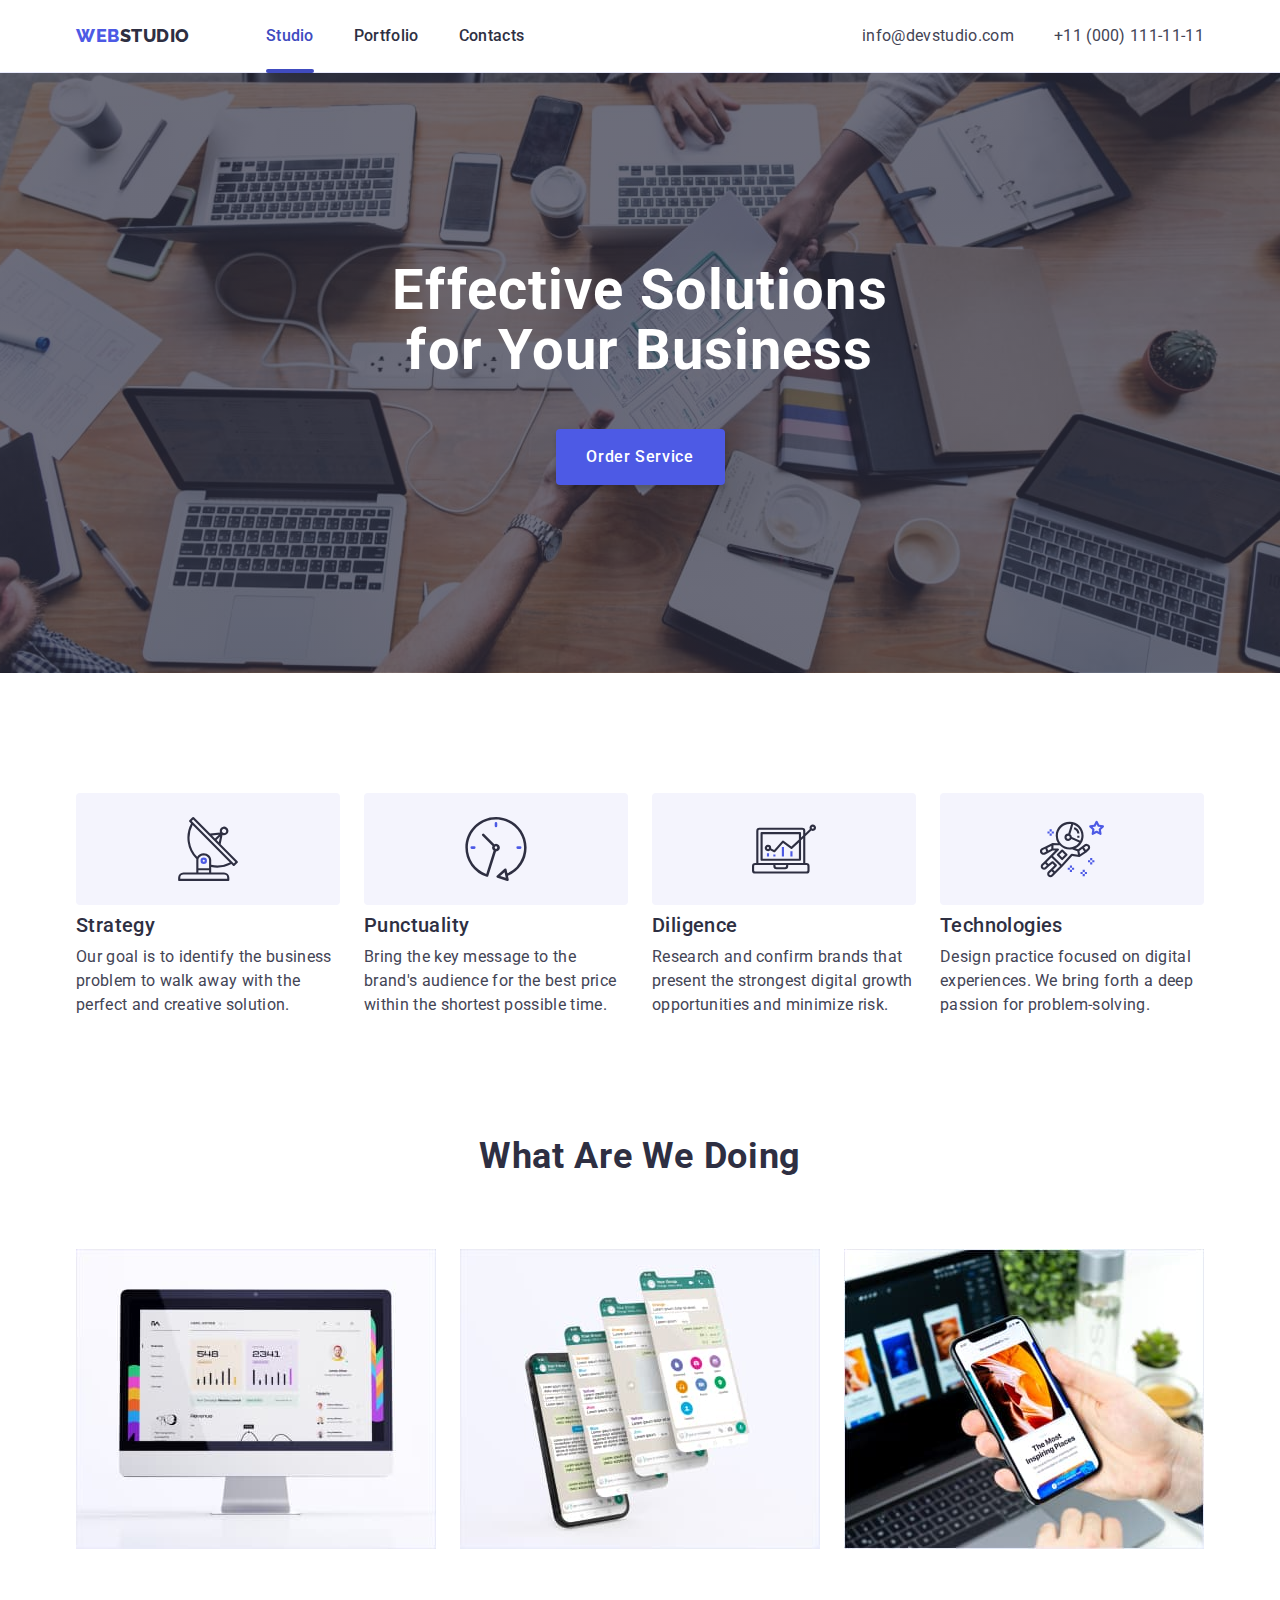
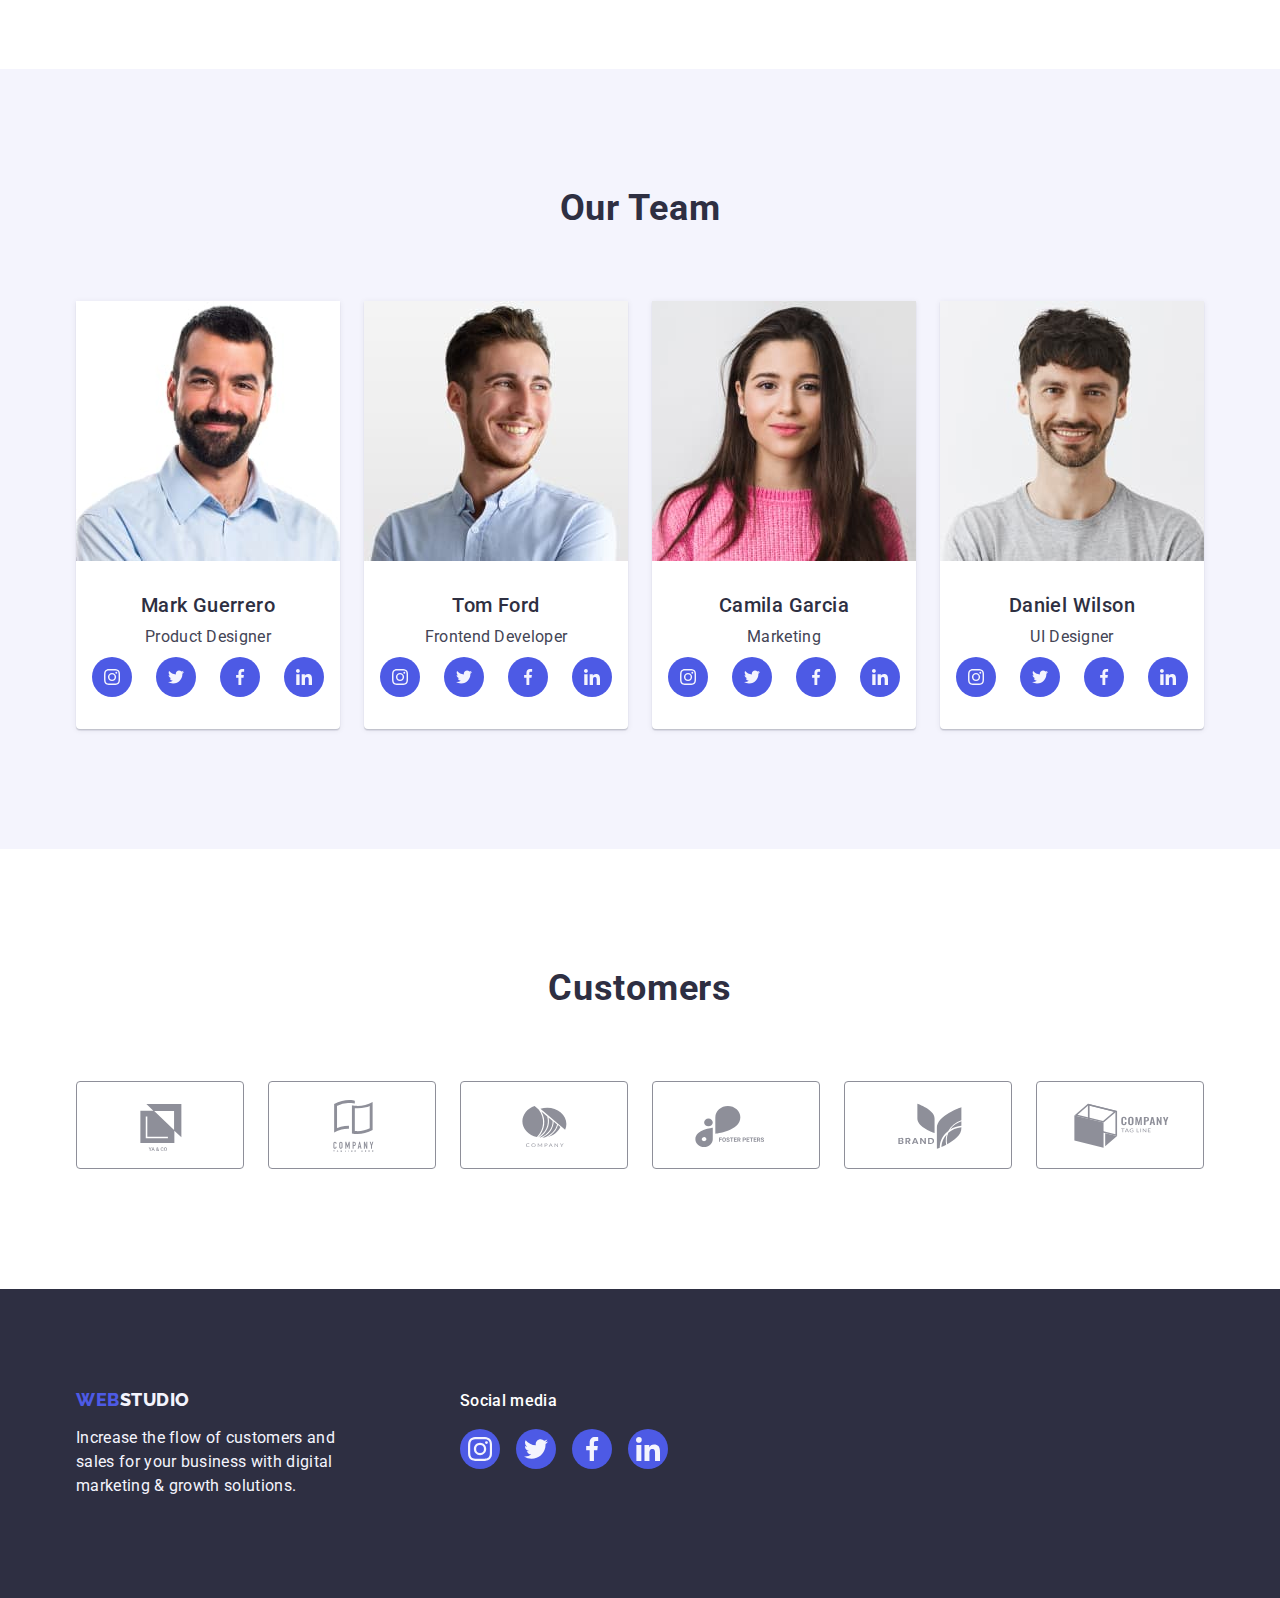
<file: index.html>
<!DOCTYPE html>
<html lang="en">
  <head>
    <meta charset="UTF-8" />
    <meta http-equiv="X-UA-Compatible" content="IE=edge" />
    <meta name="viewport" content="width=device-width, initial-scale=1.0" />
    <title>WebStudio</title>
    <link rel="preconnect" href="https://fonts.googleapis.com" />
    <link rel="preconnect" href="https://fonts.gstatic.com" crossorigin />
    <link
      href="https://fonts.googleapis.com/css2?family=Raleway:wght@800&family=Roboto:wght@400;500;700;900&display=swap"
      rel="stylesheet"
    />
    <link
      rel="stylesheet"
      href="https://cdn.jsdelivr.net/npm/modern-normalize@2.0.0/modern-normalize.min.css"
    />
    <link rel="stylesheet" href="./css/styles.css" />
  </head>
  <body>
    <!-- Header -->
    <header class="header-menu">
      <div class="container header-container">
        <!-- Navigation -->
        <nav class="menu">
          <a href="./index.html" class="logo header-logo link">
            Web<span class="logo-top">Studio</span></a
          >
          <ul class="menu-list list">
            <li class="menu-item">
              <a href="./index.html" class="menu-link link current">Studio</a>
            </li>
            <li class="menu-item">
              <a href="./portfolio.html" class="menu-link link">Portfolio</a>
            </li>
            <li class="menu-item">
              <a href="" class="menu-link link">Contacts</a>
            </li>
          </ul>
        </nav>
        <!-- Header contacts -->
        <address class="contacts">
          <ul class="contacts-list list">
            <li class="contacts-item">
              <a href="mailto:info@devstudio.com" class="contact-link link"
                >info@devstudio.com</a
              >
            </li>
            <li class="contacts-item">
              <a href="tel:+110001111111" class="contact-link link"
                >+11 (000) 111-11-11</a
              >
            </li>
          </ul>
        </address>
      </div>
    </header>
    <!-- Main content -->
    <main>
      <!-- Hero -->
      <section class="hero">
        <div class="container">
          <h1 class="hero-title">Effective Solutions for Your Business</h1>
          <button type="button" class="button primary" data-modal-open>
            Order Service
          </button>
        </div>
      </section>
      <!-- Features section -->
      <section class="features-container section">
        <div class="container">
          <h2 class="visually-hidden">Features</h2>
          <ul class="content-list list">
            <li class="content-item features-item">
              <div class="features-wraper">
                <svg class="features-icon" width="64" height="64">
                  <use href="./images/icons.svg#icon-antenna"></use>
                </svg>
              </div>
              <h3 class="item-title">Strategy</h3>
              <p class="description description-dark">
                Our goal is to identify the business problem to walk away with
                the perfect and creative solution.
              </p>
            </li>
            <li class="content-item features-item">
              <div class="features-wraper">
                <svg class="features-icon" width="64" height="64">
                  <use href="./images/icons.svg#icon-clock"></use>
                </svg>
              </div>
              <h3 class="item-title">Punctuality</h3>
              <p class="description description-dark">
                Bring the key message to the brand's audience for the best price
                within the shortest possible time.
              </p>
            </li>
            <li class="content-item features-item">
              <div class="features-wraper">
                <svg class="features-icon" width="64" height="64">
                  <use href="./images/icons.svg#icon-diagram"></use>
                </svg>
              </div>
              <h3 class="item-title">Diligence</h3>
              <p class="description description-dark">
                Research and confirm brands that present the strongest digital
                growth opportunities and minimize risk.
              </p>
            </li>
            <li class="content-item features-item">
              <div class="features-wraper">
                <svg class="features-icon" width="64" height="64">
                  <use href="./images/icons.svg#icon-astronaut"></use>
                </svg>
              </div>
              <h3 class="item-title">Technologies</h3>
              <p class="description description-dark">
                Design practice focused on digital experiences. We bring forth a
                deep passion for problem-solving.
              </p>
            </li>
          </ul>
        </div>
      </section>
      <!-- What are we doing section -->
      <section class="product-content section">
        <div class="container">
          <h2 class="content-title">What are we doing</h2>
          <ul class="content-list list">
            <li class="item-picture">
              <img
                src="./images/feature-1.jpg"
                alt="content on pc monitor"
                width="360"
                height="300"
              />
            </li>
            <li class="item-picture">
              <img
                src="./images/feature-2.jpg"
                alt="content on cellphone"
                width="360"
                height="300"
              />
            </li>
            <li class="item-picture">
              <img
                src="./images/feature-3.jpg"
                alt="content on cellphone and notebook"
                width="360"
                height="300"
              />
            </li>
          </ul>
        </div>
      </section>
      <!-- Our Team section -->
      <section class="team-content section">
        <div class="container">
          <h2 class="content-title">Our Team</h2>
          <ul class="content-list list">
            <li class="content-item emloyees-card">
              <img
                src="./images/teammember-1.jpg"
                alt="Mark Guerrero`s photo"
                width="264"
                height="260"
              />
              <div class="employees-wrapper">
                <h3 class="item-title">Mark Guerrero</h3>
                <p class="description description-dark">Product Designer</p>
                <ul class="employees-soc-list list">
                  <li class="employees-soc-item">
                    <a
                      href=""
                      target="_blank"
                      rel="noreferrer noopener"
                      class="employees-soc-link"
                    >
                      <svg class="employees-soc-icon" width="16" height="16">
                        <use href="./images/icons.svg#icon-instagram"></use>
                      </svg>
                    </a>
                  </li>
                  <li class="employees-soc-item">
                    <a
                      href=""
                      target="_blank"
                      rel="noreferrer noopener"
                      class="employees-soc-link"
                    >
                      <svg class="employees-soc-icon" width="16" height="16">
                        <use href="./images/icons.svg#icon-twitter"></use>
                      </svg>
                    </a>
                  </li>
                  <li class="employees-soc-item">
                    <a
                      href=""
                      target="_blank"
                      rel="noreferrer noopener"
                      class="employees-soc-link"
                    >
                      <svg class="employees-soc-icon" width="16" height="16">
                        <use href="./images/icons.svg#icon-facebook"></use>
                      </svg>
                    </a>
                  </li>
                  <li class="employees-soc-item">
                    <a
                      href=""
                      target="_blank"
                      rel="noreferrer noopener"
                      class="employees-soc-link"
                    >
                      <svg class="employees-soc-icon" width="16" height="16">
                        <use href="./images/icons.svg#icon-linkedin"></use>
                      </svg>
                    </a>
                  </li>
                </ul>
              </div>
            </li>
            <li class="content-item emloyees-card">
              <img
                src="./images/teammember-2.jpg"
                alt="Tom Ford`s photo"
                width="264"
                height="260"
              />
              <div class="employees-wrapper">
                <h3 class="item-title">Tom Ford</h3>
                <p class="description description-dark">Frontend Developer</p>
                <ul class="employees-soc-list list">
                  <li class="employees-soc-item">
                    <a
                      href=""
                      target="_blank"
                      rel="noreferrer noopener"
                      class="employees-soc-link"
                    >
                      <svg class="employees-soc-icon" width="16" height="16">
                        <use href="./images/icons.svg#icon-instagram"></use>
                      </svg>
                    </a>
                  </li>
                  <li class="employees-soc-item">
                    <a
                      href=""
                      target="_blank"
                      rel="noreferrer noopener"
                      class="employees-soc-link"
                    >
                      <svg class="employees-soc-icon" width="16" height="16">
                        <use href="./images/icons.svg#icon-twitter"></use>
                      </svg>
                    </a>
                  </li>
                  <li class="employees-soc-item">
                    <a
                      href=""
                      target="_blank"
                      rel="noreferrer noopener"
                      class="employees-soc-link"
                    >
                      <svg class="employees-soc-icon" width="16" height="16">
                        <use href="./images/icons.svg#icon-facebook"></use>
                      </svg>
                    </a>
                  </li>
                  <li class="employees-soc-item">
                    <a
                      href=""
                      target="_blank"
                      rel="noreferrer noopener"
                      class="employees-soc-link"
                    >
                      <svg class="employees-soc-icon" width="16" height="16">
                        <use href="./images/icons.svg#icon-linkedin"></use>
                      </svg>
                    </a>
                  </li>
                </ul>
              </div>
            </li>
            <li class="content-item emloyees-card">
              <img
                src="./images/teammember-3.jpg"
                alt="Camila Garcia`s photo"
                width="264"
                height="260"
              />
              <div class="employees-wrapper">
                <h3 class="item-title">Camila Garcia</h3>
                <p class="description description-dark">Marketing</p>
                <ul class="employees-soc-list list">
                  <li class="employees-soc-item">
                    <a
                      href=""
                      target="_blank"
                      rel="noreferrer noopener"
                      class="employees-soc-link"
                    >
                      <svg class="employees-soc-icon" width="16" height="16">
                        <use href="./images/icons.svg#icon-instagram"></use>
                      </svg>
                    </a>
                  </li>
                  <li class="employees-soc-item">
                    <a
                      href=""
                      target="_blank"
                      rel="noreferrer noopener"
                      class="employees-soc-link"
                    >
                      <svg class="employees-soc-icon" width="16" height="16">
                        <use href="./images/icons.svg#icon-twitter"></use>
                      </svg>
                    </a>
                  </li>
                  <li class="employees-soc-item">
                    <a
                      href=""
                      target="_blank"
                      rel="noreferrer noopener"
                      class="employees-soc-link"
                    >
                      <svg class="employees-soc-icon" width="16" height="16">
                        <use href="./images/icons.svg#icon-facebook"></use>
                      </svg>
                    </a>
                  </li>
                  <li class="employees-soc-item">
                    <a
                      href=""
                      target="_blank"
                      rel="noreferrer noopener"
                      class="employees-soc-link"
                    >
                      <svg class="employees-soc-icon" width="16" height="16">
                        <use href="./images/icons.svg#icon-linkedin"></use>
                      </svg>
                    </a>
                  </li>
                </ul>
              </div>
            </li>
            <li class="content-item emloyees-card">
              <img
                src="./images/teammember-4.jpg"
                alt="Daniel Wilson`s photo"
                width="264"
                height="260"
              />
              <div class="employees-wrapper">
                <h3 class="item-title">Daniel Wilson</h3>
                <p class="description description-dark">UI Designer</p>
                <ul class="employees-soc-list list">
                  <li class="employees-soc-item">
                    <a
                      href=""
                      target="_blank"
                      rel="noreferrer noopener"
                      class="employees-soc-link"
                    >
                      <svg class="employees-soc-icon" width="16" height="16">
                        <use href="./images/icons.svg#icon-instagram"></use>
                      </svg>
                    </a>
                  </li>
                  <li class="employees-soc-item">
                    <a
                      href=""
                      target="_blank"
                      rel="noreferrer noopener"
                      class="employees-soc-link"
                    >
                      <svg class="employees-soc-icon" width="16" height="16">
                        <use href="./images/icons.svg#icon-twitter"></use>
                      </svg>
                    </a>
                  </li>
                  <li class="employees-soc-item">
                    <a
                      href=""
                      target="_blank"
                      rel="noreferrer noopener"
                      class="employees-soc-link"
                    >
                      <svg class="employees-soc-icon" width="16" height="16">
                        <use href="./images/icons.svg#icon-facebook"></use>
                      </svg>
                    </a>
                  </li>
                  <li class="employees-soc-item">
                    <a
                      href=""
                      target="_blank"
                      rel="noreferrer noopener"
                      class="employees-soc-link"
                    >
                      <svg class="employees-soc-icon" width="16" height="16">
                        <use href="./images/icons.svg#icon-linkedin"></use>
                      </svg>
                    </a>
                  </li>
                </ul>
              </div>
            </li>
          </ul>
        </div>
      </section>
      <section class="customers-section section">
        <div class="container customers-section-list">
          <h2 class="content-title">Customers</h2>
          <ul class="customers-list list">
            <li class="customers-item">
              <a
                href=""
                target="_blank"
                rel="noreferrer noopener"
                class="customers-link"
              >
                <svg class="customers-icon" width="104" height="56">
                  <use href="./images/icons.svg#icon-logo-1"></use>
                </svg>
              </a>
            </li>
            <li class="customers-item">
              <a
                href=""
                target="_blank"
                rel="noreferrer noopener"
                class="customers-link"
              >
                <svg class="customers-icon" width="104" height="56">
                  <use href="./images/icons.svg#icon-logo-2"></use>
                </svg>
              </a>
            </li>
            <li class="customers-item">
              <a
                href=""
                target="_blank"
                rel="noreferrer noopener"
                class="customers-link"
              >
                <svg class="customers-icon" width="104" height="56">
                  <use href="./images/icons.svg#icon-logo-3"></use>
                </svg>
              </a>
            </li>
            <li class="customers-item">
              <a
                href=""
                target="_blank"
                rel="noreferrer noopener"
                class="customers-link"
              >
                <svg class="customers-icon" width="104" height="56">
                  <use href="./images/icons.svg#icon-logo-4"></use>
                </svg>
              </a>
            </li>
            <li class="customers-item">
              <a
                href=""
                target="_blank"
                rel="noreferrer noopener"
                class="customers-link"
              >
                <svg class="customers-icon" width="104" height="56">
                  <use href="./images/icons.svg#icon-logo-5"></use>
                </svg>
              </a>
            </li>
            <li class="customers-item">
              <a
                href=""
                target="_blank"
                rel="noreferrer noopener"
                class="customers-link"
              >
                <svg class="customers-icon" width="104" height="56">
                  <use href="./images/icons.svg#icon-logo-6"></use>
                </svg>
              </a>
            </li>
          </ul>
        </div>
      </section>
    </main>
    <footer class="footer">
      <div class="container footer-content">
        <div class="footer-logo-content">
          <a href="./index.html" class="logo footer-logo link">
            Web<span class="logo-bottom">Studio</span></a
          >
          <p class="description footer-description description-light">
            Increase the flow of customers and sales for your business with
            digital marketing & growth solutions.
          </p>
        </div>
        <div class="footer-soc-media">
          <p class="footer-soc-description description-light">Social media</p>
          <ul class="footer-soc-list list">
            <li class="footer-soc-item">
              <a
                href=""
                target="_blank"
                rel="noreferrer noopener"
                class="footer-soc-link"
              >
                <svg class="footer-soc-icon" width="24" height="24">
                  <use href="./images/icons.svg#icon-instagram"></use>
                </svg>
              </a>
            </li>
            <li class="footer-soc-item">
              <a
                href=""
                target="_blank"
                rel="noreferrer noopener"
                class="footer-soc-link"
              >
                <svg class="footer-soc-icon" width="24" height="24">
                  <use href="./images/icons.svg#icon-twitter"></use>
                </svg>
              </a>
            </li>
            <li class="footer-soc-item">
              <a
                href=""
                target="_blank"
                rel="noreferrer noopener"
                class="footer-soc-link"
              >
                <svg class="footer-soc-icon" width="24" height="24">
                  <use href="./images/icons.svg#icon-facebook"></use>
                </svg>
              </a>
            </li>
            <li class="footer-soc-item">
              <a
                href=""
                target="_blank"
                rel="noreferrer noopener"
                class="footer-soc-link"
              >
                <svg class="footer-soc-icon" width="24" height="24">
                  <use href="./images/icons.svg#icon-linkedin"></use>
                </svg>
              </a>
            </li>
          </ul>
        </div>
      </div>
    </footer>
    <div class="backdrop is-hidden" data-modal>
      <div class="modal">
        <button type="button" class="modal-close-button" data-modal-close>
          <svg class="modal-close-btn-icon" width="8" height="8">
            <use href="./images/icons.svg#icon-close-modal"></use>
          </svg>
        </button>
      </div>
    </div>
    <script src="./js/modal.js"></script>
  </body>
</html>
</file>
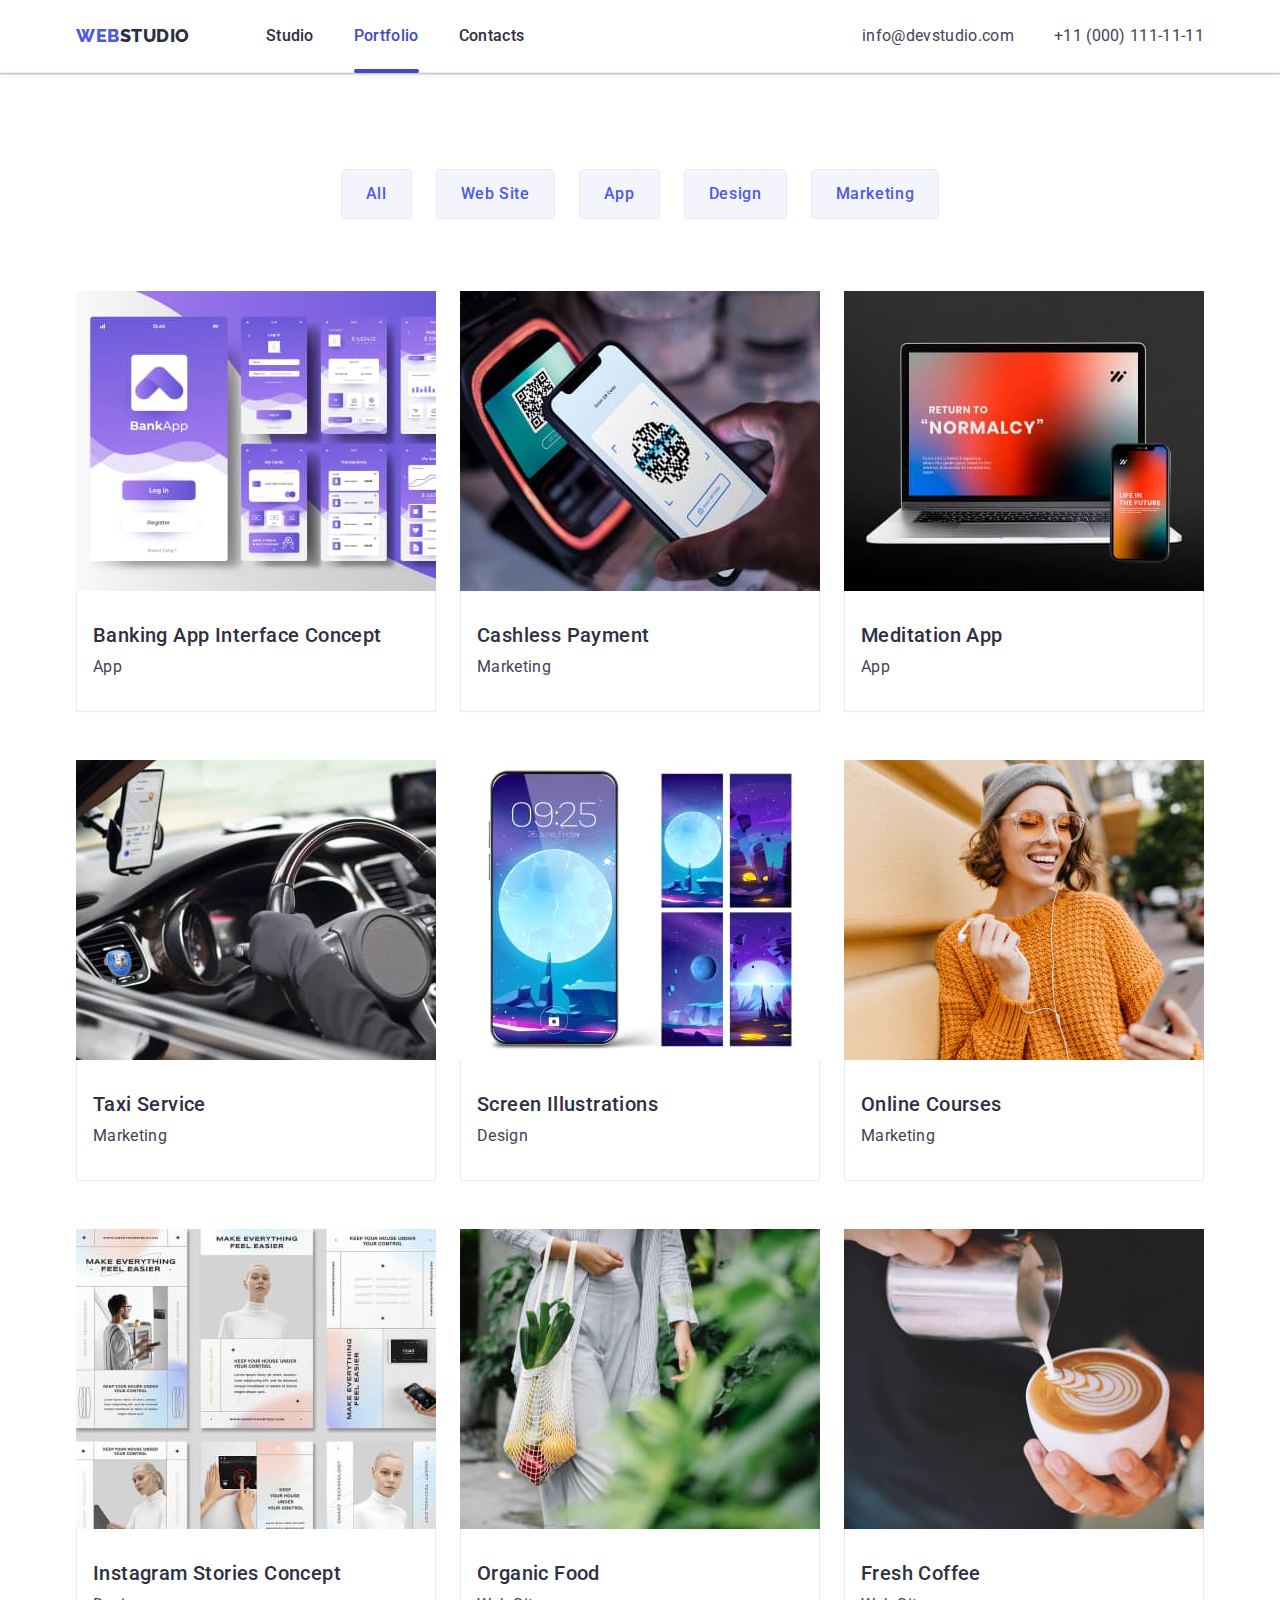
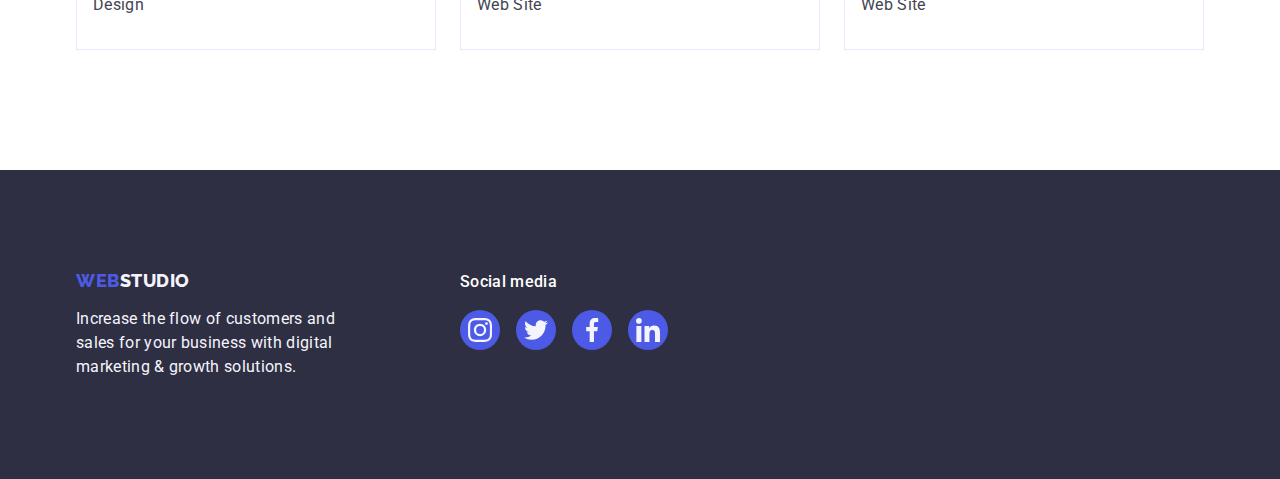
<file: portfolio.html>
<!DOCTYPE html>
<html lang="en">
  <head>
    <meta charset="UTF-8" />
    <meta http-equiv="X-UA-Compatible" content="IE=edge" />
    <meta name="viewport" content="width=device-width, initial-scale=1.0" />
    <title>WebStudio</title>
    <link rel="preconnect" href="https://fonts.googleapis.com" />
    <link rel="preconnect" href="https://fonts.gstatic.com" crossorigin />
    <link
      href="https://fonts.googleapis.com/css2?family=Raleway:wght@800&family=Roboto:wght@400;500;700;900&display=swap"
      rel="stylesheet"
    />
    <link
      rel="stylesheet"
      href="https://cdn.jsdelivr.net/npm/modern-normalize@2.0.0/modern-normalize.min.css"
    />
    <link rel="stylesheet" href="./css/styles.css" />
  </head>
  <body>
    <!-- Header -->
    <header class="header-menu">
      <div class="container header-container">
        <!-- Navigation -->
        <nav class="menu">
          <a href="./index.html" class="logo header-logo link">
            Web<span class="logo-top">Studio</span></a
          >
          <ul class="menu-list list">
            <li class="menu-item">
              <a href="./index.html" class="menu-link link">Studio</a>
            </li>
            <li class="menu-item">
              <a href="./portfolio.html" class="menu-link link current"
                >Portfolio</a
              >
            </li>
            <li class="menu-item">
              <a href="" class="menu-link link">Contacts</a>
            </li>
          </ul>
        </nav>
        <!-- Header contacts -->
        <address class="contacts">
          <ul class="contacts-list list">
            <li class="contacts-item">
              <a href="mailto:info@devstudio.com" class="contact-link link"
                >info@devstudio.com</a
              >
            </li>
            <li class="contacts-item">
              <a href="tel:+110001111111" class="contact-link link"
                >+11 (000) 111-11-11</a
              >
            </li>
          </ul>
        </address>
      </div>
    </header>
    <!-- Main conent -->
    <main>
      <!-- Filter buttons -->
      <section class="content">
        <div class="container">
          <h1 class="visually-hidden">Project cards</h1>
          <ul class="filter-button list">
            <li class="button-item">
              <button type="button" class="button secondary">All</button>
            </li>
            <li class="button-item">
              <button type="button" class="button secondary">Web Site</button>
            </li>
            <li class="button-item">
              <button type="button" class="button secondary">App</button>
            </li>
            <li class="button-item">
              <button type="button" class="button secondary">Design</button>
            </li>
            <li class="button-item">
              <button type="button" class="button secondary">Marketing</button>
            </li>
          </ul>
          <ul class="project-list list">
            <li class="project-item">
              <a href="" class="project-link link">
                <div class="project-img-wrapper">
                  <img
                    class="image"
                    src="./images/projectcard-1.jpg"
                    alt="app interface"
                    width="360"
                    height="300"
                  />
                  <p class="overlay">
                    14 Stylish and User-Friendly App Design Concepts · Task
                    Manager App · Calorie Tracker App · Exotic Fruit Ecommerce
                    App · Cloud Storage App
                  </p>
                </div>
                <div class="project-wrapper">
                  <h2 class="item-title">Banking App Interface Concept</h2>
                  <p class="description description-dark">App</p>
                </div>
              </a>
            </li>
            <li class="project-item">
              <a href="" class="project-link link">
                <div class="project-img-wrapper">
                  <img
                    src="./images/projectcard-2.jpg"
                    alt="paying by phone"
                    width="360"
                    height="300"
                  />
                  <p class="overlay">
                    14 Stylish and User-Friendly App Design Concepts · Task
                    Manager App · Calorie Tracker App · Exotic Fruit Ecommerce
                    App · Cloud Storage App
                  </p>
                </div>
                <div class="project-wrapper">
                  <h2 class="item-title">Cashless Payment</h2>
                  <p class="description description-dark">Marketing</p>
                </div>
              </a>
            </li>
            <li class="project-item">
              <a href="" class="project-link link">
                <div class="project-img-wrapper">
                  <img
                    src="./images/projectcard-3.jpg"
                    alt="app on phone and notebook"
                    width="360"
                    height="300"
                  />
                  <p class="overlay">
                    14 Stylish and User-Friendly App Design Concepts · Task
                    Manager App · Calorie Tracker App · Exotic Fruit Ecommerce
                    App · Cloud Storage App
                  </p>
                </div>
                <div class="project-wrapper">
                  <h2 class="item-title">Meditation App</h2>
                  <p class="description description-dark">App</p>
                </div>
              </a>
            </li>
            <li class="project-item">
              <a href="" class="project-link link">
                <div class="project-img-wrapper">
                  <img
                    src="./images/projectcard-4.jpg"
                    alt="driving a car"
                    width="360"
                    height="300"
                  />
                  <p class="overlay">
                    14 Stylish and User-Friendly App Design Concepts · Task
                    Manager App · Calorie Tracker App · Exotic Fruit Ecommerce
                    App · Cloud Storage App
                  </p>
                </div>
                <div class="project-wrapper">
                  <h2 class="item-title">Taxi Service</h2>
                  <p class="description description-dark">Marketing</p>
                </div>
              </a>
            </li>
            <li class="project-item">
              <a href="" class="project-link link">
                <div class="project-img-wrapper">
                  <img
                    src="./images/projectcard-5.jpg"
                    alt="screen illustrations"
                    width="360"
                    height="300"
                  />
                  <p class="overlay">
                    14 Stylish and User-Friendly App Design Concepts · Task
                    Manager App · Calorie Tracker App · Exotic Fruit Ecommerce
                    App · Cloud Storage App
                  </p>
                </div>
                <div class="project-wrapper">
                  <h2 class="item-title">Screen Illustrations</h2>
                  <p class="description description-dark">Design</p>
                </div>
              </a>
            </li>
            <li class="project-item">
              <a href="" class="project-link link">
                <div class="project-img-wrapper">
                  <img
                    src="./images/projectcard-6.jpg"
                    alt="smiling girl"
                    width="360"
                    height="300"
                  />
                  <p class="overlay">
                    14 Stylish and User-Friendly App Design Concepts · Task
                    Manager App · Calorie Tracker App · Exotic Fruit Ecommerce
                    App · Cloud Storage App
                  </p>
                </div>
                <div class="project-wrapper">
                  <h2 class="item-title">Online Courses</h2>
                  <p class="description description-dark">Marketing</p>
                </div>
              </a>
            </li>
            <li class="project-item">
              <a href="" class="project-link link">
                <div class="project-img-wrapper">
                  <img
                    src="./images/projectcard-7.jpg"
                    alt="instagram stories"
                    width="360"
                    height="300"
                  />
                  <p class="overlay">
                    14 Stylish and User-Friendly App Design Concepts · Task
                    Manager App · Calorie Tracker App · Exotic Fruit Ecommerce
                    App · Cloud Storage App
                  </p>
                </div>
                <div class="project-wrapper">
                  <h2 class="item-title">Instagram Stories Concept</h2>
                  <p class="description description-dark">Design</p>
                </div>
              </a>
            </li>
            <li class="project-item">
              <a href="" class="project-link link">
                <div class="project-img-wrapper">
                  <img
                    src="./images/projectcard-8.jpg"
                    alt="somebody with food"
                    width="360"
                    height="300"
                  />
                  <p class="overlay">
                    14 Stylish and User-Friendly App Design Concepts · Task
                    Manager App · Calorie Tracker App · Exotic Fruit Ecommerce
                    App · Cloud Storage App
                  </p>
                </div>
                <div class="project-wrapper">
                  <h2 class="item-title">Organic Food</h2>
                  <p class="description description-dark">Web Site</p>
                </div>
              </a>
            </li>
            <li class="project-item">
              <a href="" class="project-link link">
                <div class="project-img-wrapper">
                  <img
                    src="./images/projectcard-9.jpg"
                    alt="making latte"
                    width="360"
                    height="300"
                  />
                  <p class="overlay">
                    14 Stylish and User-Friendly App Design Concepts · Task
                    Manager App · Calorie Tracker App · Exotic Fruit Ecommerce
                    App · Cloud Storage App
                  </p>
                </div>
                <div class="project-wrapper">
                  <h2 class="item-title">Fresh Coffee</h2>
                  <p class="description description-dark">Web Site</p>
                </div>
              </a>
            </li>
          </ul>
        </div>
      </section>
    </main>
    <footer class="footer">
      <div class="container footer-content">
        <div class="footer-logo-content">
          <a href="./index.html" class="logo footer-logo link">
            Web<span class="logo-bottom">Studio</span></a
          >
          <p class="description footer-description description-light">
            Increase the flow of customers and sales for your business with
            digital marketing & growth solutions.
          </p>
        </div>
        <div class="footer-soc-media">
          <p class="footer-soc-description description-light">Social media</p>
          <ul class="footer-soc-list list">
            <li class="footer-soc-item">
              <a
                href=""
                target="_blank"
                rel="noreferrer noopener"
                class="footer-soc-link"
              >
                <svg class="footer-soc-icon" width="24" height="24">
                  <use href="./images/icons.svg#icon-instagram"></use>
                </svg>
              </a>
            </li>
            <li class="footer-soc-item">
              <a
                href=""
                target="_blank"
                rel="noreferrer noopener"
                class="footer-soc-link"
              >
                <svg class="footer-soc-icon" width="24" height="24">
                  <use href="./images/icons.svg#icon-twitter"></use>
                </svg>
              </a>
            </li>
            <li class="footer-soc-item">
              <a
                href=""
                target="_blank"
                rel="noreferrer noopener"
                class="footer-soc-link"
              >
                <svg class="footer-soc-icon" width="24" height="24">
                  <use href="./images/icons.svg#icon-facebook"></use>
                </svg>
              </a>
            </li>
            <li class="footer-soc-item">
              <a
                href=""
                target="_blank"
                rel="noreferrer noopener"
                class="footer-soc-link"
              >
                <svg class="footer-soc-icon" width="24" height="24">
                  <use href="./images/icons.svg#icon-linkedin"></use>
                </svg>
              </a>
            </li>
          </ul>
        </div>
      </div>
    </footer>
  </body>
</html>
</file>
<file: css/styles.css>
:root {
  --primary-text-color: #434455;
  --primary-white-color: #fff;
  --action-color: #404bbf;
  --accent-color: #4d5ae5;
  --secondary-cloud-color: #f4f4fd;
  --secondary-dark-color: #2e2f42;
  --tansition-dur-and-func: 250ms cubic-bezier(0.4, 0, 0.2, 1);
}

h1,
h2,
h3,
p {
  margin-top: 0;
  margin-bottom: 0;
}

img {
  display: block;
  max-width: 100%;
  height: auto;
}

.list {
  margin: 0;
  padding: 0;

  list-style: none;
}

.link {
  text-decoration: none;
}

body {
  color: var(--primary-text-color);
  background-color: var(--primary-white-color);
  font-family: Roboto, sans-serif;
  font-weight: 400;
  font-size: 16px;
  line-height: 1.5;
  letter-spacing: 0.02em;
}

.container {
  width: 1158px;
  padding: 0 15px;
  margin: 0 auto;
}

/* ================COMPONENTS */

.visually-hidden {
  position: absolute;
  width: 1px;
  height: 1px;
  margin: -1px;
  border: 0;
  padding: 0;
  white-space: nowrap;
  clip-path: inset(100%);
  clip: rect(0 0 0 0);
  overflow: hidden;
}

.logo {
  color: var(--accent-color);
  font-family: Raleway, sans-serif;
  font-weight: 800;
  font-size: 18px;
  line-height: 1.17;
  letter-spacing: 0.03em;
  text-transform: uppercase;
}
.logo-bottom {
  color: var(--secondary-cloud-color);
}

.logo-top {
  color: var(--secondary-dark-color);
}

.menu-link {
  color: var(--secondary-dark-color);
  font-weight: 500;
  font-size: 16px;
  line-height: 1.5;
  letter-spacing: 0.02em;
  text-decoration: none;
  position: relative;
  transition: color var(--tansition-dur-and-func);
}

.menu-link.current::after {
  content: "";
  position: absolute;
  left: 0;
  bottom: -1px;
  width: 100%;
  height: 4px;
  border-radius: 2px;
  background-color: var(--action-color);
}

.menu-link:hover,
.menu-link:focus,
.menu-link.current {
  color: var(--action-color);
}

.content-title {
  margin-bottom: 72px;

  color: var(--secondary-dark-color);
  font-size: 36px;
  line-height: 1.11;
  text-transform: capitalize;
  letter-spacing: 0.02em;
  text-align: center;
}

.content-list {
  display: flex;
  flex-wrap: wrap;
  gap: 24px;
}

.item-title {
  margin-bottom: 8px;

  color: var(--secondary-dark-color);
  font-weight: 500;
  font-size: 20px;
  line-height: 1.2;
  letter-spacing: 0.02em;
}

.description-dark {
  color: var(--primary-text-color);
}

.description-light {
  color: var(--secondary-cloud-color);
}

.button {
  cursor: pointer;
  font-family: inherit;
  font-weight: 500;
  font-size: 16px;
  line-height: 1.5;
  letter-spacing: 0.04em;
}

.button.primary {
  display: block;
  margin-right: auto;
  margin-left: auto;
  border: none;
  min-width: 169px;
  height: 56px;
  box-shadow: 0px 4px 4px rgba(0, 0, 0, 0.15);
  border-radius: 4px;

  color: var(--primary-white-color);
  background-color: var(--accent-color);
  transition: background-color var(--tansition-dur-and-func);
}

.button.primary:hover,
.button.primary:focus {
  background-color: var(--action-color);
}

.button.secondary {
  padding: 12px 24px;
  border: 1px solid #e7e9fc;
  border-radius: 4px;

  color: var(--accent-color);
  background-color: var(--secondary-cloud-color);
  transition: border-color var(--tansition-dur-and-func),
    box-shadow var(--tansition-dur-and-func),
    color var(--tansition-dur-and-func),
    background-color var(--tansition-dur-and-func);
}

.button.secondary:hover,
.button.secondary:focus {
  border: 1px solid transparent;
  box-shadow: 0px 3px 1px rgba(0, 0, 0, 0.1), 0px 2px 1px rgba(0, 0, 0, 0.08),
    0px 2px 2px rgba(0, 0, 0, 0.12);

  color: var(--primary-white-color);
  background-color: var(--action-color);
}

/* ================/COMPONENTS */

/* ================HEADER */

.header-menu {
  border-bottom: 1px solid #e7e9fc;
  box-shadow: 0px 2px 1px rgba(46, 47, 66, 0.08),
    0px 1px 1px rgba(46, 47, 66, 0.16), 0px 1px 6px rgba(46, 47, 66, 0.08);
}

.header-container {
  display: flex;
  align-items: center;
}

.header-logo {
  margin-right: 76px;
}

.menu {
  display: flex;
  align-items: center;
}

.menu-list {
  display: flex;
  align-items: center;
}

.menu-link {
  display: block;
  padding-top: 24px;
  padding-bottom: 24px;
  transition: color var(--tansition-dur-and-func);
}

.menu-list {
  gap: 40px;
}

.contacts {
  display: flex;
  align-items: center;
  margin-left: auto;

  font-style: normal;
}

.contacts-list {
  display: flex;
  align-items: center;
}

.contact-link {
  display: block;
  padding-top: 24px;
  padding-bottom: 24px;
}

.contacts-list .contacts-item:not(:last-child) {
  margin-right: 40px;
}

.contact-link {
  color: var(--primary-text-color);
  font-size: 16px;
  line-height: 1.5;
  transition: color var(--tansition-dur-and-func);
}

.contact-link:hover,
.contact-link:focus {
  color: var(--action-color);
}
/* ================/HEADER */

/* ================HERO */
.hero {
  padding-top: 188px;
  padding-bottom: 188px;
  margin: 0 auto;

  background-color: var(--secondary-dark-color);
  text-align: center;

  background-image: linear-gradient(
      rgba(46, 47, 66, 0.7),
      rgba(46, 47, 66, 0.7)
    ),
    url(../images/people-office-1.jpg);
  max-width: 1440px;
  background-repeat: no-repeat;
  background-position: center;
  background-size: cover;
}

.hero-title {
  max-width: 496px;
  margin: 0 auto 48px auto;

  color: var(--primary-white-color);
  font-size: 56px;
  line-height: 1.07;
  letter-spacing: 0.02em;
}
/* ================/HERO */

/* ================FEATURES */

.features-container {
  padding-top: 120px;
  padding-bottom: 120px;
}

.features-item {
  display: flex;
  flex-direction: column;
  flex-basis: calc((100% - 3 * 24px) / 4);
}

.features-wraper {
  display: flex;
  justify-content: center;
  align-items: center;
  width: 264px;
  height: 112px;
  background-color: var(--secondary-cloud-color);
  border-radius: 4px;
  margin-bottom: 8px;
}

/* ================/FEATURES */

/* ================PRODUCT CONTENT */
.product-content {
  padding-bottom: 120px;
}

.picture-item {
  flex-basis: calc((100% - 2 * 24px) / 3);
}
/* ================/PRODUCT CONTENT */

/* ================TEAM CONTENT */
.team-content {
  padding-top: 120px;
  padding-bottom: 120px;

  background-color: var(--secondary-cloud-color);
}

.emloyees-card {
  box-shadow: 0px 1px 6px rgba(46, 47, 66, 0.08),
    0px 1px 1px rgba(46, 47, 66, 0.16), 0px 2px 1px rgba(46, 47, 66, 0.08);
  border-radius: 0px 0px 4px 4px;
  flex-basis: calc((100% - 3 * 24px) / 4);

  text-align: center;
  background-color: var(--primary-white-color);
}

.employees-wrapper {
  padding: 32px 16px;
}

.employees-soc-list {
  display: flex;
  justify-content: center;
  gap: 24px;
  margin-top: 8px;
}

.employees-soc-item {
  width: 40px;
  height: 40px;
}

.employees-soc-link {
  display: flex;
  justify-content: center;
  align-items: center;
  width: 100%;
  height: 100%;
  border-radius: 50%;
  background-color: var(--accent-color);
  color: var(--secondary-cloud-color);
  transition: background-color var(--tansition-dur-and-func);
}

.employees-soc-icon {
  fill: currentColor;
}

.employees-soc-link:hover,
.employees-soc-link:focus {
  background-color: var(--action-color);
}
/* ================/TEAM CONTENT */

/* ================CUSTOMERS */
.customers-section {
  padding-top: 120px;
  padding-bottom: 120px;
}

.customers-list {
  display: flex;
  justify-content: center;
  gap: 24px;
}

.customers-item {
  flex-basis: calc((100% - 5 * 24px) / 6);
  height: 88px;
}

.customers-link {
  width: 100%;
  height: 100%;
  display: flex;
  justify-content: center;
  align-items: center;
  border: 1px solid #8e8f99;
  border-radius: 4px;
  color: #8e8f99;
  transition: color var(--tansition-dur-and-func),
    border-color var(--tansition-dur-and-func);
}

.customers-icon {
  fill: currentColor;
}

.customers-link:hover,
.customers-link:focus {
  color: var(--action-color);
  border-color: var(--action-color);
}

/* ================/CUSTOMERS */

/* ================FOOTER */
.footer {
  padding-top: 100px;
  padding-bottom: 100px;
  background-color: var(--secondary-dark-color);
}

.footer-content {
  display: flex;
  align-items: baseline;
}

.footer-logo-content {
  margin-right: 120px;
  max-width: 264px;
}

.footer-logo {
  display: inline-block;
  margin-bottom: 16px;
}

.footer-soc-description {
  font-weight: 500;
  margin-bottom: 16px;
  color: var(--primary-white-color);
}

.footer-soc-media {
  max-width: 208px;
}

.footer-soc-list {
  display: flex;
  gap: 16px;
}
.footer-soc-item {
  width: 40px;
  height: 40px;
}
.footer-soc-link {
  width: 100%;
  height: 100%;
  background-color: var(--accent-color);
  border-radius: 50%;
  display: flex;
  justify-content: center;
  align-items: center;
  color: var(--secondary-cloud-color);
  transition: background-color var(--tansition-dur-and-func);
}

.footer-soc-icon {
  fill: currentColor;
}

.footer-soc-link:hover,
.footer-soc-link:focus {
  background-color: #31d0aa;
}
/* ================/FOOTER */

/* ================CONTENT */
.content {
  padding-top: 96px;
  padding-bottom: 120px;
}
/* ================/CONTENT */

/* ================FILTER BUTTONS */
.filter-button {
  display: flex;
  justify-content: center;
  gap: 24px;
  margin-bottom: 72px;
}
/* ================/FILTER BUTTONS */

/* ================PROJECT-LIST */
.project-list {
  display: flex;
  flex-wrap: wrap;
  justify-content: center;
  column-gap: 24px;
  row-gap: 48px;
}

.project-link:hover .overlay,
.project-link:focus .overlay {
  transform: translate(0, 0);
}

.project-wrapper {
  padding: 32px 16px;
  border: 1px solid #e7e9fc;
  border-top: none;
  flex-basis: calc((100% - 2 * 24px) / 3);
}

.project-link {
  display: block;
  transition: box-shadow var(--tansition-dur-and-func);
}

.project-img-wrapper {
  position: relative;
  overflow: hidden;
}

.project-link:hover,
.project-link:focus {
  box-shadow: 0px 1px 6px rgba(46, 47, 66, 0.08),
    0px 1px 1px rgba(46, 47, 66, 0.16), 0px 2px 1px rgba(46, 47, 66, 0.08);
}

.overlay {
  background-color: var(--accent-color);
  position: absolute;
  top: 0;
  left: 0;
  width: 100%;
  height: 100%;
  overflow: auto;
  transform: translate(0, 100%);
  transition: transform var(--tansition-dur-and-func);

  color: var(--secondary-cloud-color);
  padding: 40px 32px;
}
/* ================/PROJECT-LIST */

/* ================MODAL-WINDOW */
.backdrop {
  position: fixed;
  z-index: 100;
  top: 0;
  left: 0;
  width: 100%;
  height: 100%;
  background-color: rgba(46, 47, 66, 0.4);
  transition: opacity var(--tansition-dur-and-func),
    visibility var(--tansition-dur-and-func);
}

.modal {
  position: absolute;
  width: 408px;
  min-height: 584px;
  top: 50%;
  left: 50%;
  transform: translate(-50%, -50%) scale(1);
  transition: transform var(--tansition-dur-and-func);
  background-color: #fcfcfc;
  box-shadow: 0px 1px 1px rgba(0, 0, 0, 0.14), 0px 1px 3px rgba(0, 0, 0, 0.12),
    0px 2px 1px rgba(0, 0, 0, 0.2);
  border-radius: 4px;
}

.backdrop.is-hidden .modal {
  transform: translate(-50%, -50%) scale(1.2);
}

.backdrop.is-hidden {
  opacity: 0;
  visibility: hidden;
  pointer-events: none;
}

.modal-close-button {
  position: absolute;
  top: 24px;
  right: 24px;
  display: flex;
  justify-content: center;
  align-items: center;
  width: 24px;
  height: 24px;
  border-radius: 50%;
  background: #e7e9fc;
  border: 1px solid rgba(0, 0, 0, 0.1);
  padding: 0;
  cursor: pointer;
  transition: background-color var(--tansition-dur-and-func),
    border var(--tansition-dur-and-func);
}

.modal-close-btn-icon {
  fill: var(--secondary-dark-color);
  transition: fill var(--tansition-dur-and-func);
}

.modal-close-button:hover,
.modal-close-button:focus {
  background-color: var(--action-color);
  border: none;
}

.modal-close-button:hover .modal-close-btn-icon,
.modal-close-button:focus .modal-close-btn-icon {
  fill: var(--primary-white-color);
}
/* ================/MODAL-WINDOW */
</file>
